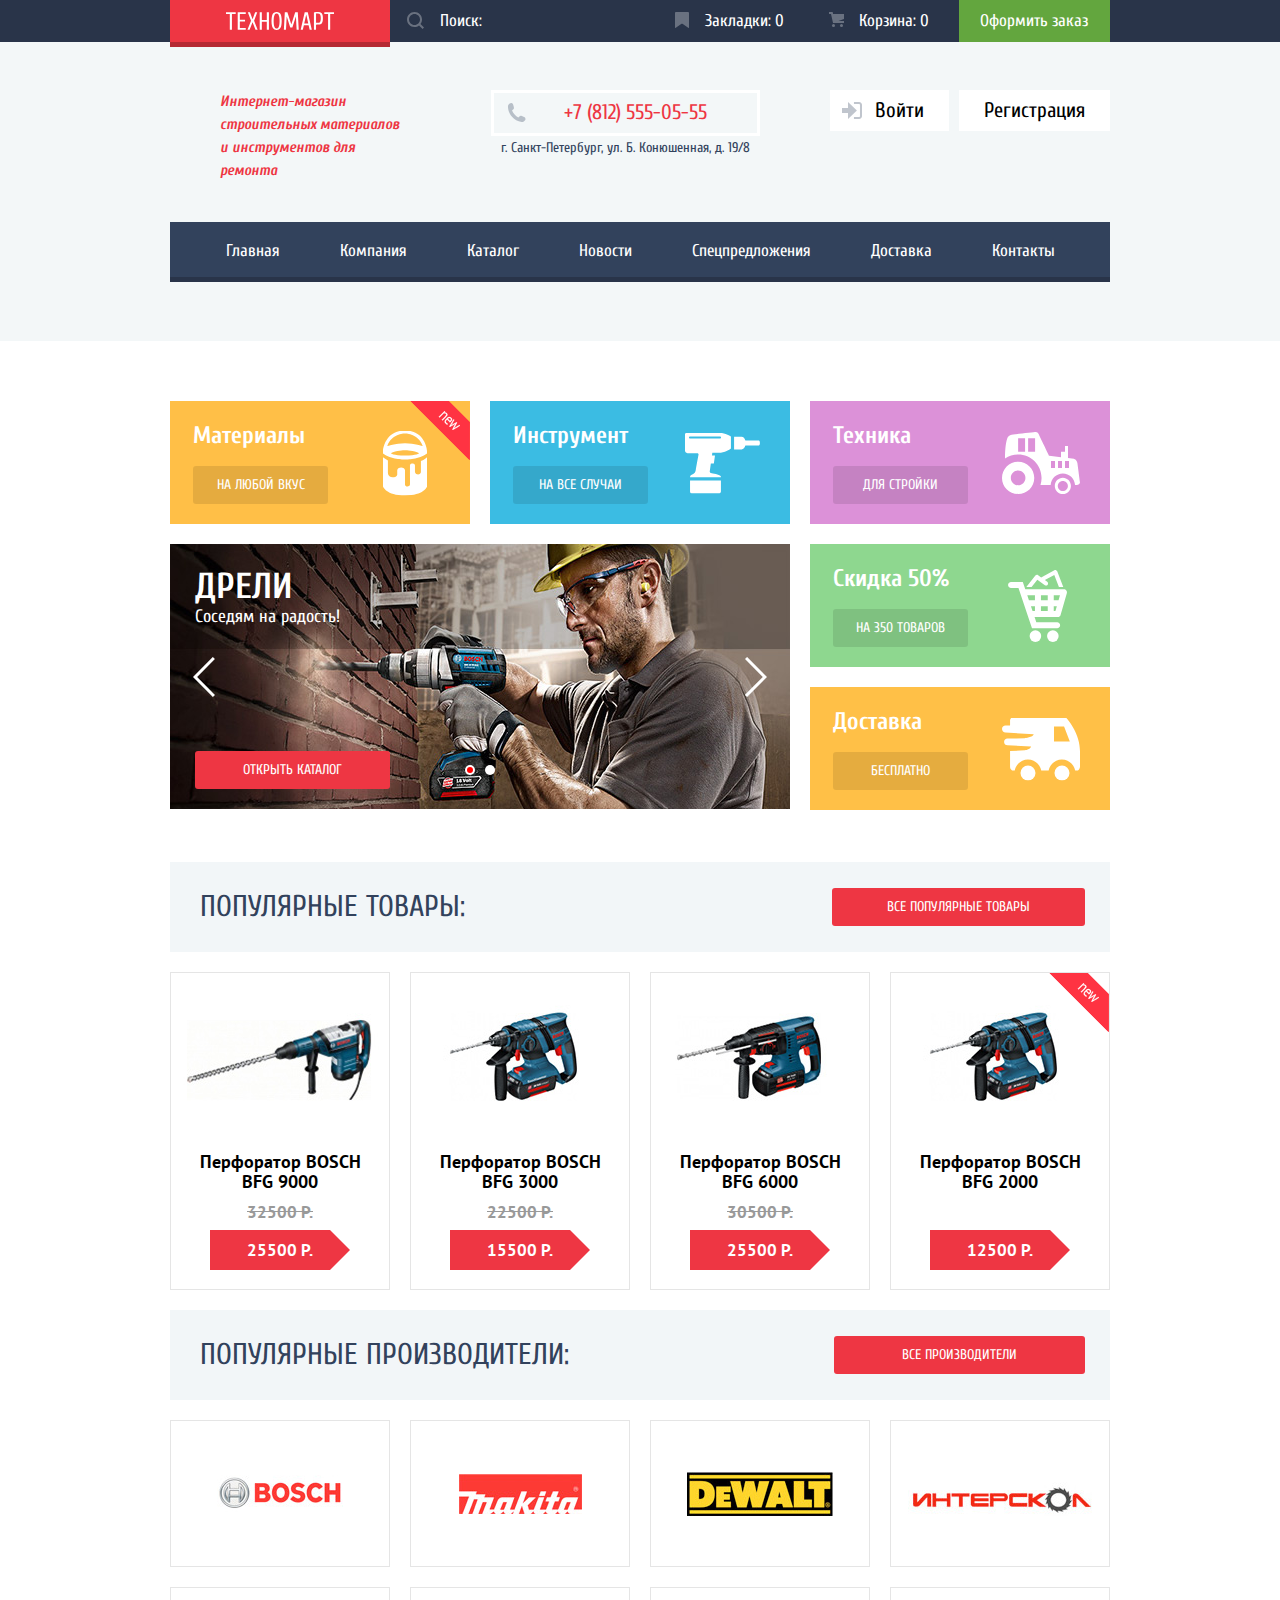
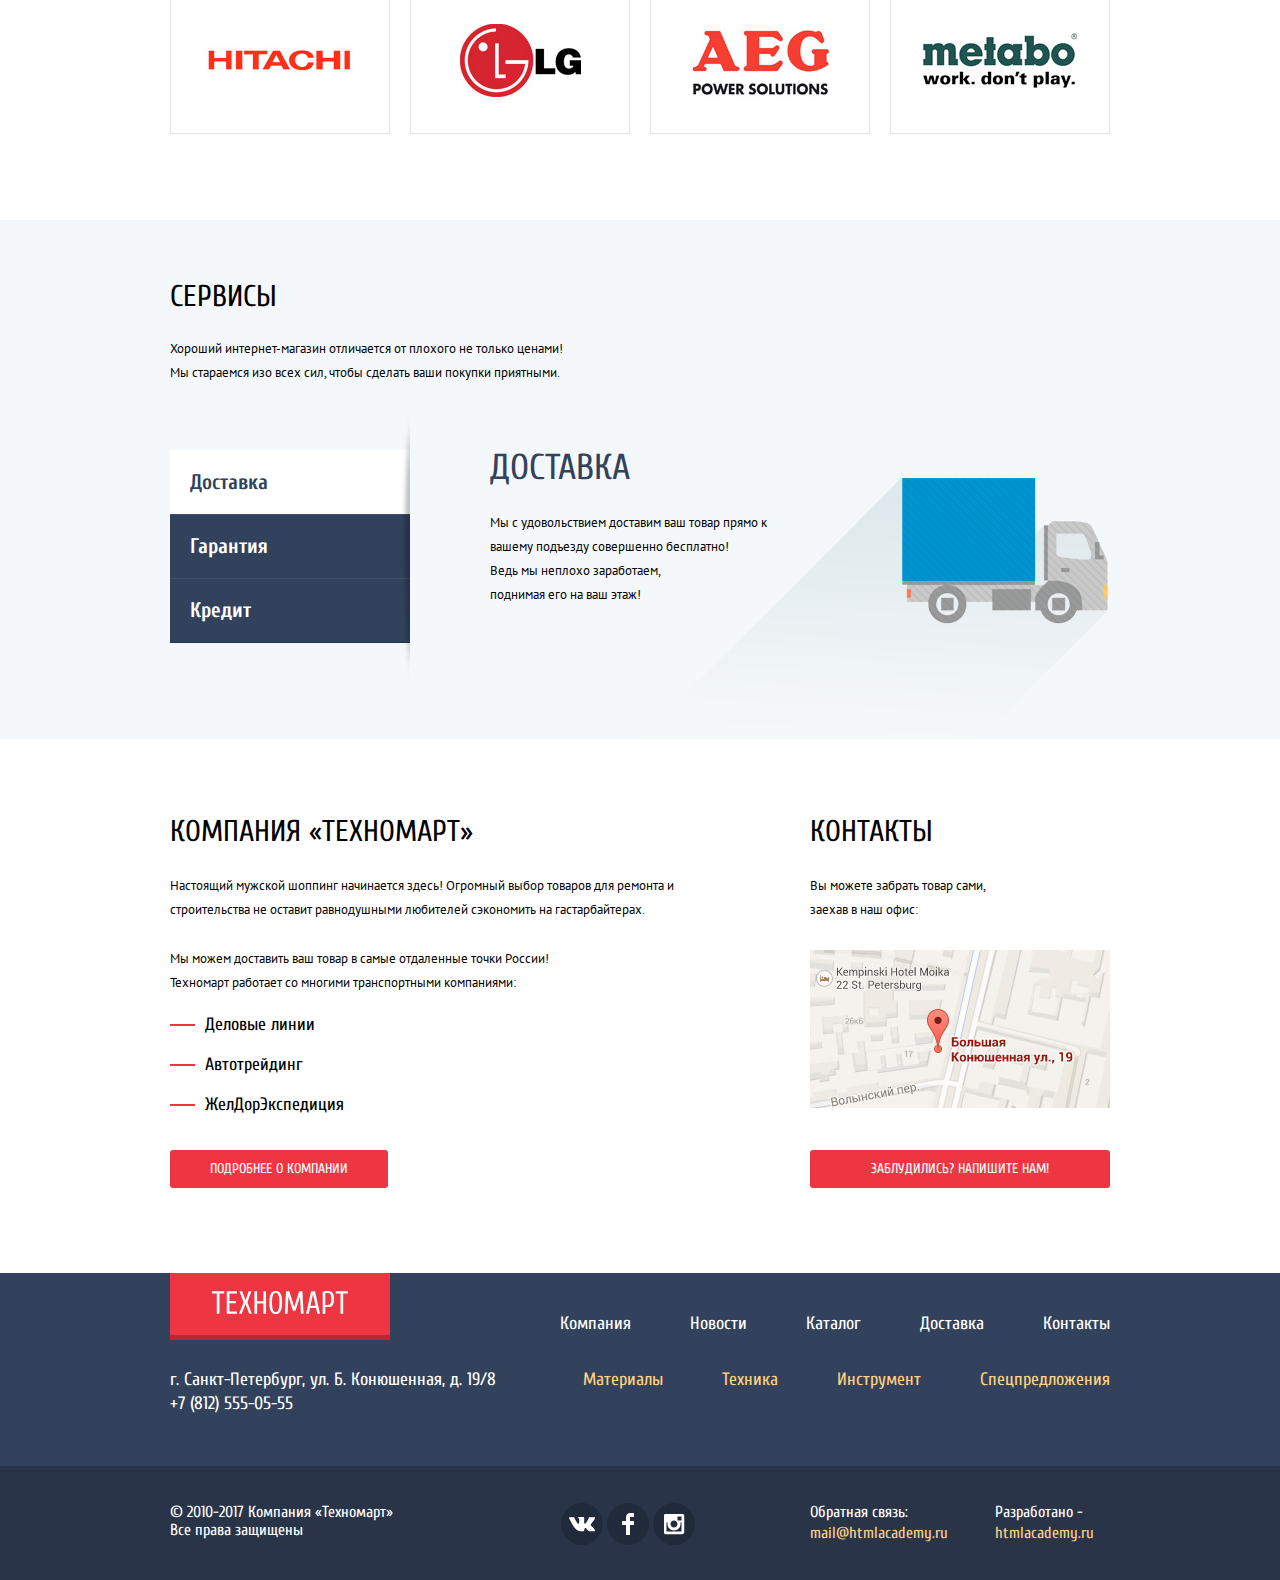
<file: index.html>
<!DOCTYPE html>
<html lang="ru">
  <head>
    <meta charset="utf-8">
    <title>HTML Academy: Техномарт</title>
    <link href="https://fonts.googleapis.com/css?family=Cuprum:400,400i,700,700i%7CPT+Sans&display=swap&subset=cyrillic" rel="stylesheet">
    <link href="css/normalize.css" rel="stylesheet">
    <link href="css/style.min.css" rel="stylesheet">
  </head>
  <body>
    <header class="main-header">
      <div class="main-header-menu">
        <div class="main-header-menu-wrapper container">
          <a class="main-header-logo"><img src="img/logo.svg" alt="логотип компании Техномарт" width="108" height="18"></a>
          <form class="search-form" action="https://echo.htmlacademy.ru" method="post">
            <input id="search" type="search" name="search" placeholder="Поиск:">
            <label for="search"><span class="visually-hidden">Поиск по сайту</span></label>
            <span class="lookfor-icon"></span>
          </form>
          <div class="order-wrapper">
            <a class="header-bookmarks" href="bookmarks.html"><span>Закладки: 0</span></a>
            <a class="header-basket" href="basket.html"><span>Корзина: 0</span></a>
            <a class="btn-header btn-order" href="#"><span>Оформить заказ</span></a>
          </div>
        </div>
      </div>
      <div class="main-header-info container">
        <h1 class="main-title">Интернет-магазин строительных материалов &nbsp; и инструментов для ремонта</h1>
        <div class="main-adress-container">
          <span class="main-call">+7 (812) 555-05-55</span>
          <p class="main-adress">г. Санкт-Петербург, ул. Б. Конюшенная, д. 19/8</p>
        </div>
        <ul class="main-user-form">
          <li class="btn-header main-user-form-login"><a href="#">Войти</a></li>
          <li class="btn-header main-user-form-reg"><a href="#">Регистрация</a></li>
        </ul>
      </div>
      <nav class="site-navigation-wrapper container">
        <ul class="site-navigation">
          <li><a href="index.html">Главная</a></li>
          <li><a href="about.html">Компания</a></li>
          <li><a href="catalog.html">Каталог</a></li>
          <li><a href="news.html">Новости</a></li>
          <li><a href="offers.html">Спецпредложения</a></li>
          <li><a href="shipping.html">Доставка</a></li>
          <li><a href="contacts.html">Контакты</a></li>
        </ul>
      </nav>
    </header>
    <main>
      <section class="offers container">
        <h2 class="visually-hidden">Услуги</h2>
        <div class="offers-item-wrapper">
          <div class="offers-item-wrapper-top">
            <div class="offers-item offers-items-materials flag">
              <h3>Материалы</h3>
              <a class="btn-main btn-offers" href="materials.html">На любой вкус</a>
            </div>
            <div class="offers-item offers-items-instruments">
              <h3>Инструмент</h3>
              <a class="btn-main btn-offers" href="instruments.html">На все случаи</a>
            </div>
            <div class="offers-item offers-items-technics">
              <h3>Техника</h3>
              <a class="btn-main btn-offers" href="technics.html">Для стройки</a>
            </div>
          </div>
          <div class="offers-item-wrapper-bottom">
            <div class="offers-slider">
              <div class="slider-item slider-item-current">
                <h4>Дрели</h4>
                <p>Соседям на радость!</p>
                <a class="btn-main btn-offers-slider" href="catalog.html">Открыть каталог</a>
              </div>
              <div class="slider-item">
                <h4>Перфораторы</h4>
                <p>Настоящие мужские игрушки</p>
                <a class="btn-main btn-offers-slider" href="catalog.html">Открыть каталог</a>
              </div>
              <div class="slider-controls">
                <i class="active"></i>
                <i></i>
              </div>
              <div class="slider-arrow slider-left"></div>
              <div class="slider-arrow slider-right"></div>
            </div>
          <div class="offers-item-wrapper-right">
            <div class="offers-item offers-items-discont">
              <h3>Скидка 50%</h3>
              <a class="btn-main btn-offers" href="discont.html">На 350 товаров</a>
            </div>
            <div class="offers-item offers-items-shipping">
              <h3>Доставка</h3>
              <a class="btn-main btn-offers" href="shipping.html">Бесплатно</a>
              </div>
            </div>
          </div>
        </div>
      </section>
      <section class="popular-products container">
        <div class="title-container">
          <h2 class="catalog-title">Популярные товары:</h2>
          <a class="btn-main" href="popular.html">Все популярные товары</a>
        </div>
        <ul class="popular-products-list-index catalog-list">
          <li class="catalog-item">
            <img src="img/bosch-bfg-9000.jpg" width="218" height="170" alt="Перфоратор BOSCH BFG 9000">
            <h3>Перфоратор BOSCH BFG 9000</h3>
            <span class="old-price">32500 р.</span>
            <span class="new-price">25500 р.</span>
            <div class="buy-bookmarks">
              <a class="btn-buy-item" href="#">Купить</a>
              <a class="btn-bookmark-item" href="#">В закладки</a>
            </div>
          </li>
          <li class="catalog-item">
            <img src="img/bosch-bfg-3000.jpg" width="218" height="170" alt="Перфоратор BOSCH BFG 3000">
            <h3>Перфоратор BOSCH BFG 3000</h3>
            <span class="old-price">22500 р.</span>
            <span class="new-price">15500 р.</span>
            <div class="buy-bookmarks">
              <a class="btn-buy-item" href="#">Купить</a>
              <a class="btn-bookmark-item" href="#">В закладки</a>
            </div>
          </li>
          <li class="catalog-item">
            <img src="img/bosch-bfg-6000.jpg" width="218" height="170" alt="Перфоратор BOSCH BFG 6000">
            <h3>Перфоратор BOSCH BFG 6000</h3>
            <span class="old-price">30500 р.</span>
            <span class="new-price">25500 р.</span>
            <div class="buy-bookmarks">
              <a class="btn-buy-item" href="#">Купить</a>
              <a class="btn-bookmark-item" href="#">В закладки</a>
            </div>
          </li>
          <li class="catalog-item flag">
            <img src="img/bosch-bfg-2000.jpg" width="218" height="170" alt="Перфоратор BOSCH BFG 2000">
            <h3>Перфоратор BOSCH BFG 2000</h3>
            <span class="old-price"></span>
            <span class="new-price">12500 р.</span>
            <div class="buy-bookmarks">
              <a class="btn-buy-item" href="#">Купить</a>
              <a class="btn-bookmark-item" href="#">В закладки</a>
            </div>
          </li>
        </ul>
      </section>
      <section class="popular-producers container">
        <div class="title-container">
          <h2 class="catalog-title">Популярные производители:</h2>
          <a class="btn-main" href="producers.html">Все производители</a>
        </div>
        <ul class="popular-producers-list">
          <li><a href="#"><img src="img/bosch.jpg" alt="Bosch" width="126" height="37"></a></li>
          <li><a href="#"><img src="img/makita.jpg" alt="Makita" width="123" height="40"></a></li>
          <li><a href="#"><img src="img/dewalt.jpg" alt="deWALT" width="146" height="44"></a></li>
          <li><a href="#"><img src="img/interskol.jpg" alt="Интерскол" width="200" height="88"></a></li>
          <li><a href="#"><img src="img/hitachi.jpg" alt="Hitachi" width="169" height="31"></a></li>
          <li><a href="#"><img src="img/lg.jpg" alt="LG" width="121" height="73"></a></li>
          <li><a href="#"><img src="img/aeg.jpg" alt="AEG" width="151" height="96"></a></li>
          <li><a href="#"><img src="img/metabo.jpg" alt="Metabo" width="204" height="69"></a></li>
        </ul>
      </section>
      <section class="services">
        <div class="services-wrapper container">
          <h2>Сервисы</h2>
          <p>Хороший интернет-магазин отличается от плохого не только ценами! Мы стараемся изо всех сил, чтобы сделать ваши покупки приятными.</p>
          <div class="services-tabs-container">
            <div class="services-tabs">
              <input class="visually-hidden" type="radio" name="services-tabs" id="tab-delivery"  checked>
              <label for="tab-delivery">Доставка</label>
              <input class="visually-hidden" type="radio" name="services-tabs" id="tab-warranty">
              <label for="tab-warranty">Гарантия</label>
              <input class="visually-hidden" type="radio" name="services-tabs" id="tab-credit">
              <label for="tab-credit">Кредит</label>
            </div>
            <div class="tabs-container">
              <div class="tabs tab-delivery  tabs-container-checked">
                <h2>Доставка</h2>
                <p>Мы с удовольствием доставим ваш товар прямо к вашему подъезду совершенно бесплатно! <br> Ведь мы неплохо заработаем, <br> поднимая его на ваш этаж!</p>
                <div class="tabs-background-1"></div>
              </div>
              <div class="tabs tab-guarantee">
                <h2>Гарантия</h2>
                <p>Если купленный у нас товар поломается или заискрит, <br> а также в случае пожара, спровоцированного его возгаранием,
                  вы всегда можете быть уверены в нашей гарантии. Мы обменяем сгоревший товар на новый. <br> Дом уж восстановите как-нибудь сами.</p>
                <div class="tabs-background-2"></div>
              </div>
              <div class="tabs tab-credit">
                <h2>Кредит</h2>
                <p>Залезть в долговую яму стало проще! Кредитные консультанты придут вам на помощь.</p>
                <a class="btn-main btn-credit" href="#">Отправить заявку</a>
                <div class="tabs-background-3"></div>
              </div>
            </div>
          </div>
        </div>
      </section>
      <div class="about-is-popup-wrapper">
        <section class="about-us">
          <div class="about-us-wrapper container">
            <div class="about-us-more">
              <h2>Компания «Техномарт»</h2>
              <p>Настоящий мужской шоппинг начинается здесь! Огромный выбор товаров для ремонта и строительства не оставит равнодушными любителей сэкономить на гастарбайтерах.</p>
              <p>Мы можем доставить ваш товар в самые отдаленные точки России! <br> Техномарт работает со многими транспортными компаниями: </p>
              <ul class="about-us-transport">
                <li>Деловые линии</li>
                <li>Автотрейдинг</li>
                <li>ЖелДорЭкспедиция</li>
              </ul>
              <a class="btn-main" href="index.html">Подробнее о компании</a>
            </div>
            <div class="about-us-contacts">
              <h2>Контакты</h2>
              <p>Вы можете забрать товар сами, <br> заехав в наш офис:</p>
              <a class="map-small" href="map.html"><img src="img/map-small.jpg" alt="Офис компании по адресу Большая Конюшенная ул. 19" width="300" height="158"></a>
              <a class="btn-main btn-section-contacts" href="form-feedback.html">Заблудились? Напишите нам!</a>
            </div>
          </div>
        </section>
        <section class="popup-map">
          <h2 class="visually-hidden">Расположение фирмы</h2>
          <div class="big-map-wrapper">
            <iframe src="https://www.google.com/maps/embed?pb=!1m18!1m12!1m3!1d1998.5991043651586!2d30.320894616097!3d59.938794181876254!2m3!1f0!2f0!3f0!3m2!1i1024!2i768!4f13.1!3m3!1m2!1s0x4696310fca5ba729%3A0xea9c53d4493c879f!2z0JHQvtC70YzRiNCw0Y8g0JrQvtC90Y7RiNC10L3QvdCw0Y8g0YPQuy4sIDE5LCDQodCw0L3QutGCLdCf0LXRgtC10YDQsdGD0YDQsywgMTkxMTg2!5e0!3m2!1sru!2sru!4v1560679350647!5m2!1sru!2sru" width="940" height="447" allowfullscreen></iframe>
            <p><img src="img/map-big.png" alt="Офис компании по адресу Большая Конюшенная ул. 19" width="940" height="447"></p>
            <button class="popup-close popup-map-close" type="button"><span class="visually-hidden">Закрыть</span></button>
          </div>
        </section>
        <section class="popup popup-feedback">
          <div class="popup-wrapper">
            <h2 class="visually-hidden">Форма обратной связи</h2>
            <form class="feedback-form" action="https://echo.htmlacademy.ru" method="post">
              <ul>
                <li><label>Ваше имя:<input class="feedback-form-name" type="text" name="name" placeholder="Имя Фамилия"></label></li>
                <li><label>Ваш e-mail:<input class="feedback-form-email" type="text" name="e-mail" placeholder="email@example.com"></label></li>
                <li><label>Текст письма:<textarea class="feedback-form-text" name="text" rows="6" placeholder="В свободной форме"></textarea></label></li>
              </ul>
              <button class="btn-main button btn-feedback-form" type="submit">Отправить</button>
            </form>
          </div>
          <div class="popup-line-bottom"></div>
          <button class="popup-close popup-feedback-close" type="button">Закрыть</button>
        </section>
        <section class="popup popup-added">
          <div class="popup-wrapper">
            <h2 class="visually-hidden">Оформление покупки</h2>
            <button class="popup-close added-close" type="button">Закрыть</button>
            <p>Товар добавлен в корзину!</p>
            <div class="popup-item-added-btn-container">
              <a class="btn-main btn-make-order" href="basket.html">Оформить заказ</a>
              <a class="btn-main btn-continue" href="catalog.html">Продолжить покупки</a>
            </div>
          </div>
          <div class="popup-line-bottom"></div>
        </section>
      </div>
    </main>
    <footer class="main-footer">
      <div class="main-footer-nav-wrapper container">
        <a class="main-footer-logo" href="#"><img src="img/logo.svg" alt="логотип компании Техномарт" width="136" height="22"></a>
        <ul class="site-nav-footer">
          <li><a href="about.html">Компания</a></li>
          <li><a href="news.html">Новости</a></li>
          <li><a href="catalog.html">Каталог</a></li>
          <li><a href="shipping.html">Доставка</a></li>
          <li><a href="contacts.html">Контакты</a></li>
        </ul>
      </div>
      <div class="main-footer-products-wrapper container">
        <div class="main-footer-adress-wrapper">
          <p class="main-footer-adress">г. Санкт-Петербург, ул. Б. Конюшенная, д. 19/8 <br> +7 (812) 555-05-55 </p>
        </div>
        <ul class="site-nav-footer-products">
          <li><a href="materials.html">Материалы</a></li>
          <li><a href="technics.html">Техника</a></li>
          <li><a href="instruments.html">Инструмент</a></li>
          <li><a href="offers.html">Спецпредложения</a></li>
        </ul>
      </div>
      <div class="footer-line">
        <div class="main-footer-social-wrapper container">
          <div class="footer-rights">
            <p>&#169; 2010-2017 Компания «‎Техномарт»‎ Все права защищены</p>
          </div>
          <ul>
            <li><a class="social-button vk-btn" href="#"><span class="visually-hidden">Вконтакте</span></a></li>
            <li><a class="social-button fb-btn" href="#"><span class="visually-hidden">Фейсбук</span></a></li>
            <li><a class="social-button inst-btn" href="#"><span class="visually-hidden">Инстаграм</span></a></li>
          </ul>
          <div class="footer-feedback">
            <p>Обратная связь:</p>
            <a href="mailto:mail@htmlacademy.ru">mail@htmlacademy.ru</a>
          </div>
          <div class="footer-copyright">
            <p>Разработано -</p>
            <a href="https://htmlacademy.ru/intensive/htmlcss">htmlacademy.ru</a>
          </div>
        </div>
      </div>
    </footer>
    <script src="js/script.min.js"></script>
  </body>
</html>
</file>
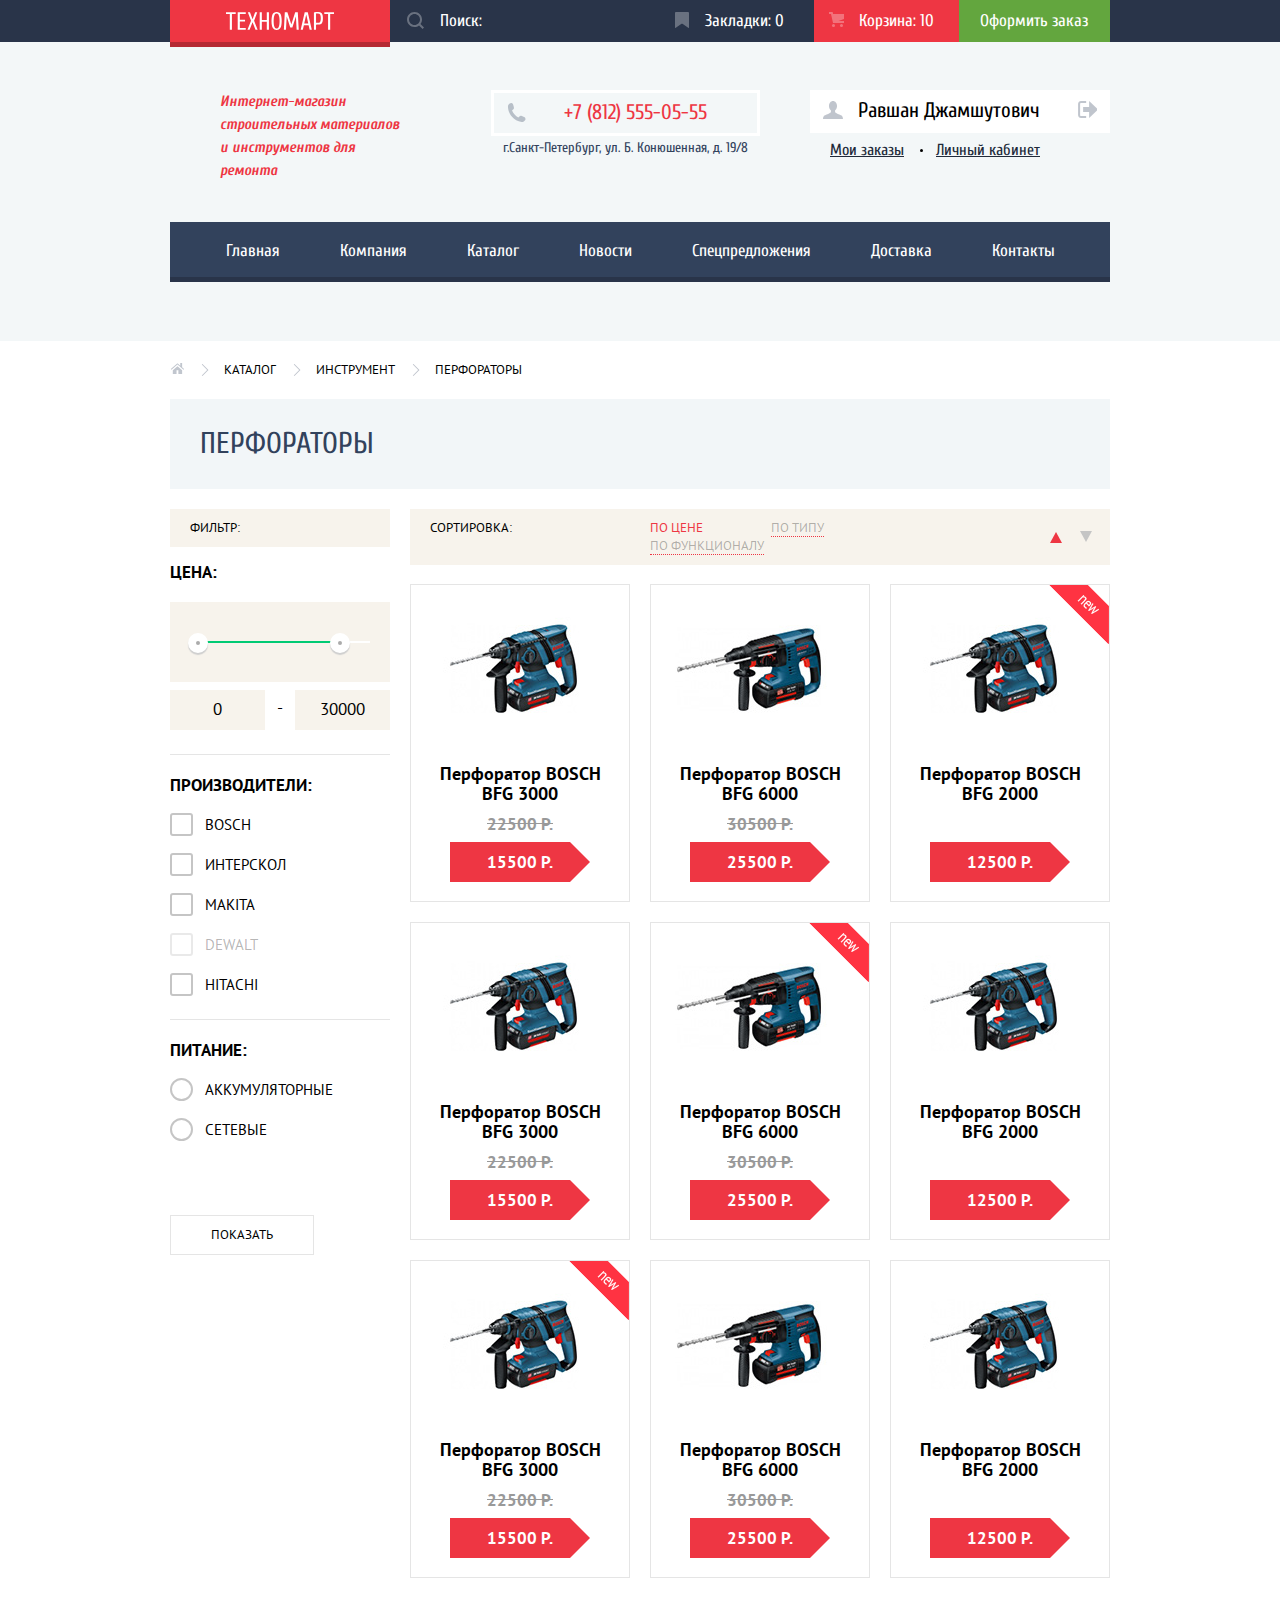
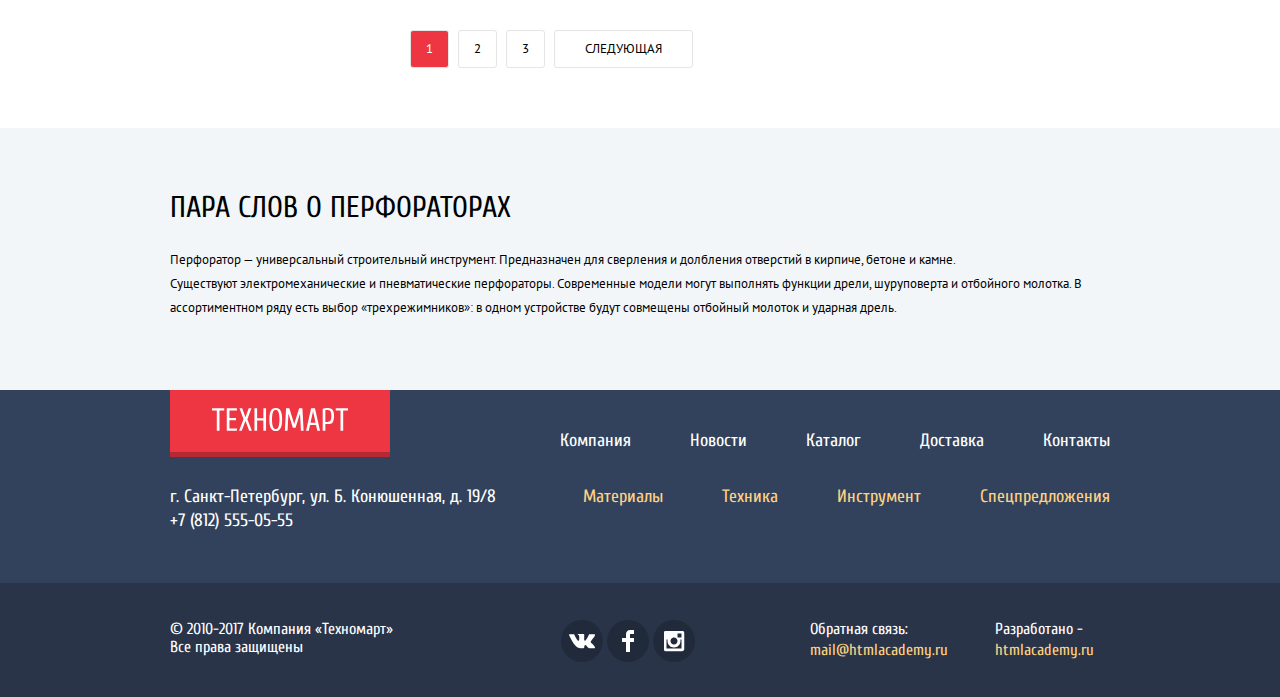
<file: catalog.html>
<!DOCTYPE html>
<html lang="ru">
  <head>
    <meta charset="utf-8">
    <title>HTML Academy: Техномарт</title>
    <link href="https://fonts.googleapis.com/css?family=Cuprum:400,400i,700,700i%7CPT+Sans&display=swap&subset=cyrillic" rel="stylesheet">
    <link href="css/normalize.css" rel="stylesheet">
    <link href="css/style.min.css" rel="stylesheet">
  </head>
  <body>
    <header class="main-header header-catalog">
      <div class="main-header-menu">
        <div class="main-header-menu-wrapper container">
          <a class="main-header-logo" href="index.html"><img src="img/logo.svg" alt="логотип компании Техномарт" width="108" height="18"></a>
          <form class="search-form" action="https://echo.htmlacademy.ru" method="post">
            <input id="search" type="search" name="search" placeholder="Поиск:">
            <label for="search"><span class="visually-hidden">Поиск по сайту</span></label>
            <span class="lookfor-icon"></span>
          </form>
          <div class="order-wrapper">
            <a class="header-bookmarks" href="bookmarks.html"><span>Закладки: 0</span></a>
            <a class="header-basket basket-not-empty" href="basket.html"><span>Корзина: 10</span></a>
            <a class="btn-header btn-order" href="#"><span>Оформить заказ</span></a>
          </div>
        </div>
      </div>
      <div class="main-header-info container">
        <p class="main-title">Интернет-магазин строительных материалов &nbsp; и инструментов для ремонта</p>
        <div class="main-adress-container">
          <span class="main-call">+7 (812) 555-05-55</span>
          <p class="main-adress">г.Санкт-Петербург, ул. Б. Конюшенная, д. 19/8</p>
        </div>
        <div class="main-user-form-in">
          <span class="user-panel">
          <a href="#" class="btn-in"><span class="login-name">Равшан Джамшутович</span></a>
          <a href="#" class="btn-out"><span class="visually-hidden">Выход</span></a>
          </span>
          <ul class="form-navigation">
            <li class="form-my-orders"><a href="#">Мои заказы</a></li>
            <li class="form-go-personal"><a href="#">Личный кабинет</a></li>
          </ul>
        </div>
      </div>
      <nav class="site-navigation-wrapper container">
        <ul class="site-navigation">
          <li><a href="index.html">Главная</a></li>
          <li><a href="about.html">Компания</a></li>
          <li><a href="catalog.html">Каталог</a></li>
          <li><a href="news.html">Новости</a></li>
          <li><a href="offers.html">Спецпредложения</a></li>
          <li><a href="shipping.html">Доставка</a></li>
          <li><a href="contacts.html">Контакты</a></li>
        </ul>
      </nav>
    </header>
    <main>
    <div class="container">
      <ul class="breadcrumbs">
        <li><a href="index.html"><img src="img/home-icon.svg" alt="Домашняя страница" width="14" height="12"></a></li>
        <li><a href="catalog.html">Каталог</a></li>
        <li><a href="instruments.html">Инструмент</a></li>
        <li class="breadcrumbs-current">Перфораторы</li>
      </ul>
      <div class="title-container">
        <h1 class="catalog-title">Перфораторы</h1>
      </div>
      <div class="perforator-filters-wrapper">
      <section class="perforator-filters">
        <h2 class="title-find-by">Фильтр:</h2>
        <form class="filter" method="post" action="https://echo.htmlacademy.ru">
          <fieldset>
            <legend>Цена:</legend>
            <div class="price-filter">
              <div class="toggle-controls">
                <div class="line-controls"><div class="price-line"></div></div>
                <div class="toggle min-price"></div>
                <div class="toggle max-price"></div>
              </div>
              <div class="price-controls">
                <input class="min-price" id="min-price" type="text" value="0">
                <label class="visually-hidden" for="min-price">Минимальный ценовой порог</label>
                <span>-</span>
                <input class="max-price" id="max-price" type="text" value="30000">
                <label class="visually-hidden" for="max-price">Максимальный ценовой порог</label>
              </div>
            </div>
          </fieldset>
          <fieldset class="filter-producers">
            <legend>Производители:</legend>
            <ul>
              <li class="filter-option"><input class="visually-hidden filter-producers-checkbox" type="checkbox" id="bosch" name="Bosch"><label for="bosch">Bosch</label></li>
              <li class="filter-option"><input class="visually-hidden filter-producers-checkbox" type="checkbox" id="interskol" name="Интерскол"><label for="interskol">Интерскол</label></li>
              <li class="filter-option"><input class="visually-hidden filter-producers-checkbox" type="checkbox" id="makita" name="Makita"><label for="makita">Makita</label></li>
              <li class="filter-option"><input class="visually-hidden filter-producers-checkbox" type="checkbox" id="dewalt" name="Dewalt" disabled><label for="dewalt">Dewalt</label></li>
              <li class="filter-option"><input class="visually-hidden filter-producers-checkbox" type="checkbox" id="hitachi" name="Hitachi"><label for="hitachi">Hitachi</label></li>
            </ul>
          </fieldset>
          <fieldset class="filter-producers-type">
            <legend>Питание:</legend>
            <ul>
              <li class="filter-option"><input class="visually-hidden filter-producers-radio" type="radio" name="power" id="accumulator" value="accumulator"><label for="accumulator">Аккумуляторные</label></li>
              <li class="filter-option"><input class="visually-hidden filter-producers-radio" type="radio" name="power" id="net" value="net"><label for="net">Сетевые</label></li>
            </ul>
          </fieldset>
          <button type="submit" class="filter-button button">Показать</button>
        </form>
      </section>
      <div class="sort-list-wrapper">
      <section class="perforator-sort">
        <h2 class="title-find-by">Сортировка:</h2>
        <ul class="sort-by sort-by-type">
          <li><a class="sort-by-current" href="#">По цене</a></li>
          <li><a href="#">По типу</a></li>
          <li><a href="#">По функционалу</a></li>
        </ul>
        <ul class="sort-by up-down-wrapper">
          <li class="sort-way-down"><a href="#"><span class="visually-hidden">По возрастанию</span></a></li>
          <li class="sort-way-high sort-way-current"><a href="#"><span class="visually-hidden">По убыванию</span></a></li>
        </ul>
      </section>
      <section class="catalog">
        <h2 class="visually-hidden">Товары</h2>
        <ul class="popular-products-list-catalog catalog-list">
          <li class="catalog-item">
            <img src="img/bosch-bfg-3000.jpg" width="218" height="170" alt="Перфоратор BOSCH BFG 3000">
            <h3>Перфоратор BOSCH BFG 3000</h3>
            <span class="old-price">22500 р.</span>
            <span class="new-price">15500 р.</span>
            <div  class="buy-bookmarks">
              <a tabindex="0" class="btn-buy-item" href="#">Купить</a>
              <a class="btn-bookmark-item" href="#">В закладки</a>
            </div>
          </li>
          <li class="catalog-item">
            <img src="img/bosch-bfg-6000.jpg" width="218" height="170" alt="Перфоратор BOSCH BFG 6000">
            <h3>Перфоратор BOSCH BFG 6000</h3>
            <span class="old-price">30500 р.</span>
            <span class="new-price">25500 р.</span>
            <div class="buy-bookmarks">
              <a class="btn-buy-item" href="#">Купить</a>
              <a class="btn-bookmark-item" href="#">В закладки</a>
            </div>
          </li>
          <li class="catalog-item flag">
            <img src="img/bosch-bfg-2000.jpg" width="218" height="170" alt="Перфоратор BOSCH BFG 2000">
            <h3>Перфоратор BOSCH BFG 2000</h3>
            <span class="old-price"></span>
            <span class="new-price">12500 р.</span>
            <div class="buy-bookmarks">
              <a class="btn-buy-item" href="#">Купить</a>
              <a class="btn-bookmark-item" href="#">В закладки</a>
            </div>
          </li>
          <li class="catalog-item">
            <img src="img/bosch-bfg-3000.jpg" width="218" height="170" alt="Перфоратор BOSCH BFG 3000">
            <h3>Перфоратор BOSCH BFG 3000</h3>
            <span class="old-price">22500 р.</span>
            <span class="new-price">15500 р.</span>
            <div class="buy-bookmarks">
              <a class="btn-buy-item" href="#">Купить</a>
              <a class="btn-bookmark-item" href="#">В закладки</a>
            </div>
          </li>
          <li class="catalog-item flag">
            <img src="img/bosch-bfg-6000.jpg" width="218" height="170" alt="Перфоратор BOSCH BFG 6000">
            <h3>Перфоратор BOSCH BFG 6000</h3>
            <span class="old-price">30500 р.</span>
            <span class="new-price">25500 р.</span>
            <div class="buy-bookmarks">
              <a class="btn-buy-item" href="#">Купить</a>
              <a class="btn-bookmark-item" href="#">В закладки</a>
            </div>
          </li>
          <li class="catalog-item">
            <img src="img/bosch-bfg-2000.jpg" width="218" height="170" alt="Перфоратор BOSCH BFG 2000">
            <h3>Перфоратор BOSCH BFG 2000</h3>
            <span class="old-price"></span>
            <span class="new-price">12500 р.</span>
            <div class="buy-bookmarks">
              <a class="btn-buy-item" href="#">Купить</a>
              <a class="btn-bookmark-item" href="#">В закладки</a>
            </div>
          </li>
          <li class="catalog-item flag">
            <img src="img/bosch-bfg-3000.jpg" width="218" height="170" alt="Перфоратор BOSCH BFG 3000">
            <h3>Перфоратор BOSCH BFG 3000</h3>
            <span class="old-price">22500 р.</span>
            <span class="new-price">15500 р.</span>
            <div class="buy-bookmarks">
              <a class="btn-buy-item" href="#">Купить</a>
              <a class="btn-bookmark-item" href="#">В закладки</a>
            </div>
          </li>
          <li class="catalog-item">
            <img src="img/bosch-bfg-6000.jpg" width="218" height="170" alt="Перфоратор BOSCH BFG 6000">
            <h3>Перфоратор BOSCH BFG 6000</h3>
            <span class="old-price">30500 р.</span>
            <span class="new-price">25500 р.</span>
            <div class="buy-bookmarks">
              <a class="btn-buy-item" href="#">Купить</a>
              <a class="btn-bookmark-item" href="#">В закладки</a>
            </div>
          </li>
          <li class="catalog-item">
            <img src="img/bosch-bfg-2000.jpg" width="218" height="170" alt="Перфоратор BOSCH BFG 2000">
            <h3>Перфоратор BOSCH BFG 2000</h3>
            <span class="old-price"></span>
            <span class="new-price">12500 р.</span>
            <div class="buy-bookmarks">
              <a class="btn-buy-item" href="#">Купить</a>
              <a class="btn-bookmark-item" href="#">В закладки</a>
            </div>
          </li>
        </ul>
        <div class="pagination-list-container">
          <ul class="pagination-list">
            <li class="pagination-item pagination-item-current">1</li>
            <li class="pagination-item"><a href="#">2</a></li>
            <li class="pagination-item"><a href="#">3</a></li>
            <li class="pagination-item"><a href="#">следующая</a></li>
          </ul>
        </div>
      </section>
      </div>
    </div>
    </div>
    <section class="more-about">
      <div class="more-about-container container">
        <h2 class="catalog-title">Пара слов о перфораторах</h2>
        <p>Перфоратор — универсальный строительный инструмент. Предназначен для сверления и долбления отверстий в кирпиче, бетоне и камне. <br> Существуют электромеханические и пневматические перфораторы. Современные модели могут выполнять функции дрели, шуруповерта и отбойного молотка.
        В ассортиментном ряду есть выбор «трехрежимников»: в одном устройстве будут совмещены отбойный молоток и ударная дрель.
        </p>
      </div>
    </section>
    </main>
    <footer class="main-footer">
      <div class="main-footer-nav-wrapper container">
        <a class="main-footer-logo" href="#"><img src="img/logo.svg" alt="логотип компании Техномарт" width="136" height="22"></a>
        <ul class="site-nav-footer">
          <li><a href="about.html">Компания</a></li>
          <li><a href="news.html">Новости</a></li>
          <li><a href="catalog.html">Каталог</a></li>
          <li><a href="shipping.html">Доставка</a></li>
          <li><a href="contacts.html">Контакты</a></li>
        </ul>
      </div>
      <div class="main-footer-products-wrapper container">
        <div class="main-footer-adress-wrapper">
          <p class="main-footer-adress">г. Санкт-Петербург, ул. Б. Конюшенная, д. 19/8 <br> +7 (812) 555-05-55 </p>
        </div>
        <ul class="site-nav-footer-products">
          <li><a href="materials.html">Материалы</a></li>
          <li><a href="technics.html">Техника</a></li>
          <li><a href="instruments.html">Инструмент</a></li>
          <li><a href="offers.html">Спецпредложения</a></li>
        </ul>
      </div>
      <div class="footer-line">
        <div class="main-footer-social-wrapper container">
          <div class="footer-rights">
            <p>&#169; 2010-2017 Компания «‎Техномарт»‎ Все права защищены</p>
          </div>
          <ul>
            <li><a class="social-button vk-btn" href="#"><span class="visually-hidden">Вконтакте</span></a></li>
            <li><a class="social-button fb-btn" href="#"><span class="visually-hidden">Фейсбук</span></a></li>
            <li><a class="social-button inst-btn" href="#"><span class="visually-hidden">Инстаграм</span></a></li>
          </ul>
          <div class="footer-feedback">
            <p>Обратная связь:</p>
            <a href="mailto:mail@htmlacademy.ru">mail@htmlacademy.ru</a>
          </div>
          <div class="footer-copyright">
            <p>Разработано -</p>
            <a href="https://htmlacademy.ru/intensive/htmlcss">htmlacademy.ru</a>
          </div>
        </div>
      </div>
    </footer>
    <section class="popup popup-added">
      <div class="popup-wrapper">
        <h2 class="visually-hidden">Оформление покупки</h2>
        <button class="popup-close added-close" type="button">Закрыть</button>
        <p>Товар добавлен в корзину!</p>
        <div class="popup-item-added-btn-container">
          <a class="btn-main btn-make-order" href="basket.html">Оформить заказ</a>
          <a class="btn-main btn-continue" href="catalog.html">Продолжить покупки</a>
        </div>
      </div>
      <div class="popup-line-bottom"></div>
    </section>
    <script src="js/script.min.js"></script>
  </body>
</html>
</file>
<file: css/style.min.css>
body{font-family:"Cuprum",Arial,sans-serif;font-size:17px;line-height:24px;font-weight:400;min-width:960px;margin:0;padding:0;color:#000;background-color:white}a{text-decoration:none}img{max-width:100%;height:auto}.visually-hidden:not(:focus):not(:active),input[type="checkbox"].visually-hidden,input[type="radio"].visually-hidden{position:absolute;width:1px;height:1px;margin:-1px;border:0;padding:0;white-space:nowrap;-webkit-clip-path:inset(100%);clip-path:inset(100%);clip:rect(0 0 0 0);overflow:hidden}.main-header{margin-bottom:60px;background-color:#f3f7f8}.header-catalog{margin-bottom:20px}.container{width:940px;margin:0 auto;padding:0 10px}.main-header-menu-wrapper{display:-webkit-box;display:-ms-flexbox;display:flex}.order-wrapper a{display:-webkit-box;display:-ms-flexbox;display:flex;-webkit-box-align:center;-ms-flex-align:center;align-items:center}.order-wrapper{margin-left:auto}.order-wrapper span{position:relative}.header-bookmarks,.header-basket{padding-right:30px;padding-left:45px}.header-bookmarks span::before{content:"";position:absolute;height:16px;width:14px;left:-30px;background-image:url("../img/bookmark-icon.svg");background-repeat:no-repeat;background-position:0 0;opacity:.3}.header-basket span::before{content:"";position:absolute;height:15px;width:15px;left:-30px;background-image:url("../img/basket-icon.svg");background-repeat:no-repeat;background-position:0 0;opacity:.3}.header-basket span:hover::before{opacity:1}.header-bookmarks span:hover::before{opacity:1}.main-header-menu{font-size:17px;line-height:18px;color:#fff;background-color:#293449}.main-header-logo{position:relative;padding:12px 56px;background-color:#ee3643}.main-header-logo::after{content:"";position:absolute;height:5px;width:100%;bottom:-5px;left:0;background-color:#b52933}.main-header-menu-wrapper>*{display:-webkit-box;display:-ms-flexbox;display:flex}.main-header-logo:hover{background-color:#ca2c37}.main-header-logo:focus{background-color:#ca2c37}.search-form{position:relative}.search-form input{text-indent:50px;width:270px;padding:0;margin:0;background-color:transparent;border:0}.search-wrapper{position:relative}.lookfor-icon{position:absolute;left:17px;top:12px;width:17px;height:17px;background-image:url("../img/lookfor-icon.svg");opacity:.3}.search-form input:hover~.lookfor-icon{opacity:1}.search-form input:focus~.lookfor-icon{background-position:17px 0;opacity:1}.search-form:hover{background-color:#212a3a}.search-form input:focus{background-color:#fff;outline:0}.search-form input[type="search"]::-webkit-input-placeholder{color:#fff}.search-form input[type="search"]::-moz-placeholder{color:#fff}.order-wrapper a,.btn-order{color:#fff}.basket-not-empty{padding-right:25px;padding-left:45px;background-color:#ee3643}.order-wrapper a:hover{background-color:#212a3a}.btn-order{padding-left:21px;padding-right:22px;background-color:#63a63e}.order-wrapper a:focus,.btn-order:focus{color:rgba(255,255,255,0.6)}.main-user-form-in .user-panel{font-size:21px;line-height:21px;color:#000;display:block;position:relative;padding:10px 25px 12px 48px;margin-bottom:4px;background-color:#fff}.main-user-form-in .btn-in:active{opacity:.3}.main-user-form-in .login-name{color:#000;opacity:1}.main-user-form-in .btn-in::before{content:"";position:absolute;width:20px;height:18px;top:11px;left:13px;background-image:url("../img/user-icon.svg");background-repeat:no-repeat;background-position:0 0;opacity:.3}.main-user-form-in .btn-in:hover::before{opacity:1}.main-user-form-in .btn-out{position:absolute;width:20px;height:18px;top:11px;right:13px;background-image:url("../img/logout-icon.svg");background-repeat:no-repeat;background-position:0 0;opacity:.3}.main-user-form-in .btn-out:hover{opacity:1}.main-user-form-in .btn-out:active{opacity:.3}.order-wrapper .btn-order:hover{background-color:#5fbb2d}.order-wrapper .btn-order:focus{background-color:#518534}.main-user-form-in{width:300px}.form-navigation{position:relative;margin:0;padding:0 0 0 20px}.form-navigation::before{content:"";position:absolute;height:3px;width:3px;top:12px;left:110px;background-color:#000;border-radius:50%}.form-navigation li{display:inline-block;vertical-align:middle;list-style:none;margin-right:28px}.form-navigation a{font-size:16px;line-height:18px;color:#212a3a;text-decoration:underline}.form-log-out{color:#c5c5c5}.form-log-out:hover{color:#212a3a}.form-navigation a:hover{color:#ee3643}.form-navigation a:focus,.main-user-form-in span:focus,.form-log-out:focus{color:rgba(50,66,92,0.3)}.main-header-info{display:-webkit-box;display:-ms-flexbox;display:flex;-webkit-box-pack:justify;-ms-flex-pack:justify;justify-content:space-between;padding-top:48px;padding-bottom:40px}.main-title{font-size:15px;line-height:23px;font-style:italic;font-weight:bold;color:#ee3643;display:block;width:300px;-webkit-box-sizing:border-box;box-sizing:border-box;margin:0;padding:0 55px 0 50px}.main-adress-container{text-align:center}.main-call{white-space:pre;font-size:21px;line-height:21px;color:#ee3643;position:relative;display:block;border:3px solid #fff;margin:0 30px 0 0;padding:9px 50px 10px 70px}.main-call::before{content:"";position:absolute;top:10px;left:13px;width:19px;height:19px;background-image:url("../img/phone-header-icon.svg");background-repeat:no-repeat;background-position:0 0}.main-adress-container p{font-size:14px;line-height:24px;color:#32425c;padding:0;margin:0 30px 0 0}.main-user-form{display:-webkit-box;display:-ms-flexbox;display:flex;-webkit-box-pack:end;-ms-flex-pack:end;justify-content:flex-end;width:300px;margin:0;padding:0}.main-user-form li{list-style:none}.site-navigation li{list-style:none}.main-user-form a{font-size:21px;line-height:21px;color:#000;display:block;padding:10px 25px;background-color:#fff}.main-user-form-login{position:relative;margin-right:10px}.main-user-form-login a::before{content:"";position:absolute;width:20px;height:18px;top:12px;left:12px;background-image:url("../img/login-header-icon.svg");background-repeat:no-repeat;background-position:0 0;opacity:.3}.main-user-form-login a:hover::before{opacity:1}.main-user-form-login a:focus::before{opacity:.3}.main-user-form a:hover{color:#e9292a}.main-user-form-login a{padding-left:45px}.main-user-form a:focus{color:rgba(0,0,0,0.3)}.site-navigation{font-size:17px;line-height:17px;display:-webkit-box;display:-ms-flexbox;display:flex;-webkit-box-pack:center;-ms-flex-pack:center;justify-content:center;-ms-flex-wrap:wrap;flex-wrap:wrap;padding:0;margin:0 0 58px;background-color:#32425c;border-bottom:5px solid #293449}.site-navigation-wrapper{border-bottom:1px solid rgba(0,0,0,0)}.site-navigation a{color:#fff;display:block;padding:20px 30px 18px}.site-navigation a:hover{background-color:#293449}.site-navigation a:focus{color:rgba(255,255,255,0.6)}.offers-item{position:relative;-webkit-box-sizing:border-box;box-sizing:border-box;width:300px;height:123px;margin-bottom:20px;padding:20px 23px}.offers-item h3{font-size:24px;line-height:30px;color:#fff;padding:0;margin:0 0 15px 0}.offers-items-materials::after{content:"";position:absolute;top:50%;-webkit-transform:translateY(-50%);-ms-transform:translateY(-50%);transform:translateY(-50%);right:43px;height:65px;width:44px;background-image:url("../img/offers-materials.svg")}.offers-items-instruments::after{content:"";position:absolute;top:50%;-webkit-transform:translateY(-50%);-ms-transform:translateY(-50%);transform:translateY(-50%);right:30px;height:61px;width:75px;background-image:url("../img/offers-instruments.svg")}.offers-items-technics::after{content:"";position:absolute;top:50%;-webkit-transform:translateY(-50%);-ms-transform:translateY(-50%);transform:translateY(-50%);right:30px;height:62px;width:78px;background-image:url("../img/offers-technics.svg")}.offers-items-discont::after{content:"";position:absolute;top:50%;-webkit-transform:translateY(-50%);-ms-transform:translateY(-50%);transform:translateY(-50%);right:43px;height:72px;width:59px;background-image:url("../img/offers-discont.svg")}.offers-items-shipping::after{content:"";position:absolute;top:50%;-webkit-transform:translateY(-50%);-ms-transform:translateY(-50%);transform:translateY(-50%);right:30px;height:63px;width:78px;background-image:url("../img/offers-shipping.svg")}.offers-item-wrapper{margin-bottom:52px}.offers-item-wrapper-top{display:-webkit-box;display:-ms-flexbox;display:flex;-webkit-box-pack:justify;-ms-flex-pack:justify;justify-content:space-between}.offers-item-wrapper-bottom{display:-webkit-box;display:-ms-flexbox;display:flex;-webkit-box-pack:justify;-ms-flex-pack:justify;justify-content:space-between}.offers-item-wrapper-right{display:-webkit-box;display:-ms-flexbox;display:flex;-webkit-box-orient:vertical;-webkit-box-direction:normal;-ms-flex-direction:column;flex-direction:column;-webkit-box-pack:justify;-ms-flex-pack:justify;justify-content:space-between}.offers-item-wrapper-right .offers-item:last-child{margin-bottom:0}.offers-item-wrapper h4{margin:0;padding:0}.offers-slider{margin:0;padding:0;position:relative}.slider-controls{position:absolute;bottom:0;left:50%;font-size:0;-webkit-transform:translateX(-50%);-ms-transform:translateX(-50%);transform:translateX(-50%)}.slider-controls i{font-size:0;display:inline-block;vertical-align:middle;position:relative;text-align:center;height:10px;width:10px;padding:5px;border-radius:50%;margin-bottom:30px;cursor:pointer}.slider-controls i::after{content:"";position:absolute;height:10px;width:10px;top:5px;left:5px;border-radius:50%;background-color:#fff;z-index:1}.slider-controls .active::before{content:"";position:absolute;height:6px;width:6px;top:7px;left:7px;border-radius:50%;background-color:red;z-index:2}.slider-item:first-child{-webkit-box-orient:vertical;-webkit-box-direction:normal;-ms-flex-direction:column;flex-direction:column;-webkit-box-align:start;-ms-flex-align:start;align-items:flex-start;background:#584e44 url("../img/offers-slider-1.jpg");background-repeat:no-repeat}.slider-item:nth-child(2){-webkit-box-orient:vertical;-webkit-box-direction:normal;-ms-flex-direction:column;flex-direction:column;-webkit-box-align:start;-ms-flex-align:start;align-items:flex-start;background:#584e44 url("../img/offers-slider-2.jpg");background-repeat:no-repeat}.slider-arrow{position:absolute;height:40px;width:22px;top:50%;-webkit-transform:translateY(-50%);-ms-transform:translateY(-50%);transform:translateY(-50%);cursor:pointer}.slider-left{left:23px;background-image:url("../img/slider-left.svg")}.slider-right{right:23px;background-image:url("../img/slider-right.svg")}.btn-main.btn-offers-slider{margin-top:auto;padding:10px 48px}.offers-items li{list-style:none}.offers-items h3{font-size:24px;line-height:30px;font-weight:bold;color:#fff}.offers-item .btn-offers{text-align:center;-webkit-box-sizing:border-box;box-sizing:border-box;color:#fff;width:135px;padding:10px 0;background-color:rgba(0,0,0,0.1)}.offers-item .btn-offers:hover{background-color:rgba(0,0,0,0.2)}.offers-item .btn-offers:focus{background-color:rgba(0,0,0,0.3)}.offers-items-materials{background-color:#ffbf47}.offers-items-instruments{background-color:#3bbce3}.offers-items-technics{background-color:#dc91d8}.offers-items-discont{background-color:#8ed78f}.offers-items-shipping{background-color:#ffc047}.slider-item{list-style:none;color:#fff;-webkit-box-sizing:border-box;box-sizing:border-box;width:620px;height:265px;padding:25px 25px 20px 25px;background-color:#584e44}.slider-item{display:none}.offers-slider .slider-item-current{display:-webkit-box;display:-ms-flexbox;display:flex}.offers-slider h4{font-size:36px;line-height:36px;font-weight:bold;text-transform:uppercase}.offers-slider p{margin:0;padding:0;font-size:18px;line-height:24px}.breadcrumbs,.title-find-by,.perforator-sort{font-family:"PT Sans",Arial,sans-serif;font-size:13px;line-height:18px;font-weight:400;text-transform:uppercase;color:#000}.breadcrumbs li{position:relative;list-style:none;margin-right:40px}.breadcrumbs li::after{content:"";position:absolute;height:12px;width:8px;top:3px;right:-25px;background-image:url("../img/right-small-icon.svg")}.breadcrumbs li:last-child::after{display:none}.breadcrumbs a{color:#000}.breadcrumbs{display:-webkit-box;display:-ms-flexbox;display:flex;padding:0;margin:0 0 20px 0}.perforator-sort{background-color:#f7f3ec}.sort-by{list-style:none;display:-webkit-box;display:-ms-flexbox;display:flex;-ms-flex-wrap:wrap;flex-wrap:wrap;-webkit-box-align:center;-ms-flex-align:center;align-items:center;width:423px;margin:0;padding:10px 0}.sort-by-type{margin-right:45px}.sort-by-type li{margin-left:68px}.sort-by a{color:rgba(0,0,0,0.3);border-bottom:1px dotted #ee3643}.sort-by a:hover{color:rgba(0,0,0,1);border-bottom:1px solid #ee3643}.sort-by a:focus{color:#ee3643;border-bottom:0}.sort-by .sort-by-current{color:#ee3643;border-bottom:0;cursor:default}.sort-by .sort-by-current:hover{color:#ee3643;border-bottom:0;cursor:default}.sort-by .sort-by-current:focus{color:#ee3643;border-bottom:0;cursor:default}.perforator-filters-wrapper{display:-webkit-box;display:-ms-flexbox;display:flex;-webkit-box-pack:justify;-ms-flex-pack:justify;justify-content:space-between;padding-bottom:60px}.catalog-list{padding:0;margin:0;display:-webkit-box;display:-ms-flexbox;display:flex;-ms-flex-wrap:wrap;flex-wrap:wrap}.perforator-sort{display:-webkit-box;display:-ms-flexbox;display:flex;margin-bottom:19px}.title-find-by{display:block;margin:0;margin-right:auto;padding:10px 20px;background-color:#f7f3ec}.perforator-filters .title-find-by{margin-bottom:10px}.sort-way-down a,.sort-way-high a{position:relative;display:block}.sort-way-down a::before{content:"";position:absolute;top:-6px;left:30px;border:6px solid transparent;border-top:11px solid #c5c5c5}.sort-way-high a::before{content:"";position:absolute;top:-11px;border:6px solid transparent;border-bottom:11px solid #c5c5c5}.sort-way-down a:hover::before{border-top:11px solid #000}.sort-way-high a:hover::before{border-bottom:11px solid #000}.sort-way-down a:focus::before{border-top:11px solid #ee3643}.sort-way-high a:focus::before{border-bottom:11px solid #ee3643}.sort-way-current:nth-child(1) a::before{border-top-color:#ee3643}.sort-way-current:nth-child(2) a::before{border-bottom-color:#ee3643}.up-down-wrapper{width:60px}.price-controls input{font-family:"PT Sans",Arial,sans-serif;padding:10px 0;background-color:#f7f3ec;border:0}.title-container{display:-webkit-box;display:-ms-flexbox;display:flex;-webkit-box-pack:justify;-ms-flex-pack:justify;justify-content:space-between;-webkit-box-align:center;-ms-flex-align:center;align-items:center;margin-bottom:20px;background-color:#f2f6f8}.title-container a{margin-right:25px}.popular-products .btn-main{-webkit-box-sizing:border-box;box-sizing:border-box;min-width:253px;padding:10px 54px}.popular-producers .btn-main{-webkit-box-sizing:border-box;box-sizing:border-box;min-width:251px;padding:10px 68px}.catalog-title{font-size:30px;line-height:30px;font-weight:400;color:#32425c;text-transform:uppercase;display:block;-webkit-box-sizing:border-box;box-sizing:border-box;margin:0;padding:30px}.filter fieldset{position:relative;padding:0;margin:0 0 40px 0;border:0}.filter{font-family:"PT Sans",Arial,sans-serif}.filter legend{font-size:17px;line-height:30px;font-weight:bold;text-transform:uppercase;color:#000;margin-bottom:15px}.filter fieldset::after{content:"";position:absolute;bottom:-25px;left:0;height:1px;width:100%;background-color:#e5e5e5}.filter fieldset:last-of-type::after{display:none}.toggle-controls{position:relative;-webkit-box-sizing:border-box;box-sizing:border-box;width:220px;height:80px;padding-top:39px;padding-right:20px;padding-left:20px;margin-bottom:8px;background-color:#f7f3ec}.line-controls{height:2px;background-color:#fff}.toggle-controls .price-line{width:80%;height:2px;background-color:#00ca74}.toggle-controls .toggle{position:absolute;top:31px;left:0;width:4px;height:4px;background-color:#ababab;border-radius:50%;border:8px solid #fff;-webkit-box-shadow:0 2px 1px 0 #cfcfcf;box-shadow:0 2px 1px 0 #cfcfcf;cursor:pointer}.toggle-controls .min-price{left:18px}.toggle-controls .max-price{left:160px}.price-controls span{margin-top:5px}.price-controls{display:-webkit-box;display:-ms-flexbox;display:flex;-webkit-box-pack:justify;-ms-flex-pack:justify;justify-content:space-between}.price-controls input{width:95px;text-align:center}.filter ul{list-style:none;line-height:20px;margin:0;padding:0}.filter-option{margin-bottom:20px;padding-left:35px}.filter-option label{cursor:pointer;-webkit-user-select:none;-moz-user-select:none;-ms-user-select:none;user-select:none;display:block;position:relative}.filter-producers label::before{content:"";position:absolute;width:23px;height:23px;left:-35px;top:-2px;-webkit-box-sizing:border-box;box-sizing:border-box;border:2px solid #c5c5c5;border-radius:3px}.filter-producers label:hover::before,.filter-producers-type label:hover::before{border-color:#b5b5b5}.filter-producers-checkbox:checked+label::after{content:"";position:absolute;width:26px;height:23px;left:-33px;top:-2px;background-image:url("../img/checkbox-on.svg");background-position:0 0}.filter-producers-checkbox:checked+label:hover::after{background-image:url("../img/checkbox-on.svg");background-position:26px 0}.filter-producers-checkbox:focus+label,.filter-producers-radio:focus+label{text-decoration:underline}.filter-producers-type label::before{content:"";position:absolute;width:23px;height:23px;left:-35px;top:-2px;-webkit-box-sizing:border-box;box-sizing:border-box;border:2px solid #c5c5c5;border-radius:50%}.filter-producers-radio:checked+label::after{content:"";position:absolute;width:9px;height:9px;left:-28px;top:5px;background-color:#c5c5c5;border-radius:50%}.filter-producers-radio:checked+label:hover::after{background-color:#b5b5b5}.filter-producers .filter-option:last-child{margin-bottom:0}.filter-producers-type .filter-option:last-child{margin-bottom:35px}.filter-producers-checkbox+label,.filter-producers-radio+label{font-size:15px;line-height:20px;font-family:"PT Sans",Arial,sans-serif;color:#000;text-transform:uppercase}.filter .filter-button{font-family:inherit;font-size:13px;text-transform:uppercase;background-color:#fff;border:1px solid #e5e5e5;padding:12px 40px}.filter-button:hover{border:1px solid #bdc6ca}.filter-button:focus{border:1px solid #ee3643;outline:0}.filter-producers-checkbox:disabled+label,.filter-producers-radio:disabled+label{color:rgba(0,0,0,0.3)}.filter-producers-checkbox:disabled+label::before{border-color:rgba(181,181,181,0.3)}.filter-producers-radio:disabled+label::before{border-color:rgba(181,181,181,0.3)}.popular-producers-list{margin:0;padding:0;display:-webkit-box;display:-ms-flexbox;display:flex;-ms-flex-wrap:wrap;flex-wrap:wrap;margin-bottom:66px}.popular-products-list-catalog{margin-bottom:32px}.popular-producers-list li:nth-child(4n){margin-right:0}.popular-products-list-catalog li:nth-child(3n){margin-right:0}.popular-products-list-index li:nth-child(4n){margin-right:0}.popular-producers-list li{list-style:none;margin-bottom:20px;margin-right:20px}.popular-producers-list a{display:-webkit-box;display:-ms-flexbox;display:flex;-webkit-box-align:center;-ms-flex-align:center;align-items:center;-webkit-box-pack:center;-ms-flex-pack:center;justify-content:center;width:218px;height:145px;background-color:#fff;border:1px solid #e5e5e5}.popular-producers-list a:hover{border:1px solid #e5e5e5;-webkit-box-shadow:0 10px 25px 0 rgba(41,52,73,0.5);box-shadow:0 10px 25px 0 rgba(41,52,73,0.5)}.popular-producers-list a:focus{border:1px solid rgba(255,0,0,0.0);-webkit-box-shadow:0 4px 10px 0 rgba(41,52,73,0.5);box-shadow:0 4px 10px 0 rgba(41,52,73,0.5);opacity:.3}.services{padding-top:62px;background-color:#f5f8fa}.services-tabs-container{display:-webkit-box;display:-ms-flexbox;display:flex;-webkit-box-align:start;-ms-flex-align:start;align-items:flex-start}.services p{font-family:"PT Sans",Arial,sans-serif;font-size:13px;line-height:24px;font-weight:400;padding:0;margin:0}.services-wrapper>p{padding-right:530px;margin-bottom:65px}.services-wrapper h2{font-size:30px;line-height:30px;font-weight:400;text-transform:uppercase;padding:0;margin:0 0 25px 0}.services-tabs::after{content:"";position:absolute;height:272px;width:10px;right:0;top:50%;-webkit-transform:translateY(-50%);-ms-transform:translateY(-50%);transform:translateY(-50%);background-image:url("../img/services-line.png")}.services-tabs-container label{display:block;font-size:21px;line-height:30px;font-weight:bold;color:#fff;-webkit-box-sizing:border-box;box-sizing:border-box;padding:17px 20px;width:240px;background-color:#32425c;-webkit-box-shadow:0 1px 0 0 rgba(41,52,73,1),inset 0 1px 0 0 rgba(64,80,105,1);box-shadow:0 1px 0 0 rgba(41,52,73,1),inset 0 1px 0 0 rgba(64,80,105,1)}.services-tabs{position:relative;margin-right:80px}.tabs p{z-index:2;margin-bottom:34px}.tab-delivery p{margin-right:340px}.tab-guarantee p{margin-right:245px}.tab-credit p{margin-right:340px;margin-bottom:30px}.services-tabs-container input:checked+label{color:#32425c;background-color:#fff;-webkit-box-shadow:none;box-shadow:none}.tabs-container h2{font-size:36px;line-height:36px;color:#32425c}.tabs-background-1{position:absolute;left:150px;bottom:0;height:261px;width:468px;background-image:url("../img/services-1.png");background-repeat:no-repeat;z-index:1}.tabs-background-2{position:absolute;left:240px;bottom:0;height:283px;width:389px;background-image:url("../img/services-2.png");background-repeat:no-repeat;z-index:1}.tabs-background-3{position:absolute;left:160px;bottom:0;height:285px;width:465px;background-image:url("../img/services-3.png");background-repeat:no-repeat;z-index:1}.tabs{display:none;position:relative;padding-bottom:98px}.tabs-container-checked{display:block}.catalog{width:700px}.perforator-filters{width:220px}.catalog-list li{list-style:none}.catalog-item{font-family:"PT Sans",Arial,sans-serif;font-size:18px;line-height:20px;font-weight:bold;color:#000;position:relative;width:218px;text-align:center;margin-bottom:20px;margin-right:20px;background-color:#fff;border:1px solid #e5e5e5}.catalog-item h3{font-size:18px;line-height:20px;padding:0 25px;margin:5px 0 10px 0;min-height:40px}.catalog-item img{max-width:100%}.catalog-item:hover,.catalog-item:focus,.catalog-item:focus-within{-webkit-box-shadow:0 10px 25px 0 rgba(41,52,73,0.5);box-shadow:0 10px 25px 0 rgba(41,52,73,0.5);border:1px solid rgba(255,0,0,0.0)}.flag::before{content:"";position:absolute;height:60px;width:60px;top:0;right:0;background-image:url("../img/new-flag.png");background-repeat:no-repeat;z-index:10}.catalog-item span{font-size:17px;text-transform:uppercase}.old-price{color:#999;text-decoration:line-through;display:block;min-height:20px;margin-bottom:8px}.new-price{color:#fff;display:block;width:80px;padding:10px 30px;margin:0 auto;position:relative;margin-bottom:19px;background-color:#ee3643}.catalog-item .new-price:after{content:"";position:absolute;top:0;right:-20px;width:0;height:0;border:20px solid white;border-left-color:#ee3643}.buy-bookmarks{font-family:"Cuprum",Arial,sans-serif;font-size:14px;text-transform:uppercase;position:absolute;top:0;width:218px;height:88px;padding:44px 0;background-color:#fff;z-index:-1}.catalog-item:hover .buy-bookmarks,.catalog-item .buy-bookmarks:focus-within{z-index:1}.buy-bookmarks .btn-buy-item{color:#fff;background-color:#63a63e;display:block;-webkit-box-sizing:border-box;box-sizing:border-box;width:135px;padding:7px 0;margin:0 auto;position:relative;border-radius:3px;border-bottom:3px solid #367315;margin-bottom:7px}.buy-bookmarks .btn-buy-item::before{content:"";position:absolute;height:15px;width:15px;background-image:url("../img/basket-icon.svg");background-repeat:no-repeat;background-position:0 0;top:10px;left:15px;opacity:.3}.buy-bookmarks .btn-buy-item:hover::before,.buy-bookmarks .btn-buy-item:focus::before{opacity:1}.btn-buy-item:hover{background-color:#5fbb2d}.btn-buy-item:focus{background-color:#518534;border-color:#518534}.btn-bookmark-item{color:#000;background-color:#fff;border:3px solid #63a63e;display:block;-webkit-box-sizing:border-box;box-sizing:border-box;width:135px;padding:7px 0;margin:0 auto;border-radius:3px}.btn-bookmark-item:hover{border:3px solid #32425c}.btn-bookmark-item:focus{border:3px solid rgba(50,66,92,0.3);color:rgba(50,66,92,0.3)}.pagination-list{list-style:none;display:-webkit-box;display:-ms-flexbox;display:flex;margin:0;padding:0}.pagination-list li{list-style:none}.pagination-item a,.pagination-item-current{font-family:"PT Sans",Arial,sans-serif;font-size:13px;color:#000;text-transform:uppercase;-webkit-box-sizing:border-box;box-sizing:border-box;display:block;text-align:center;padding:6px 15px;margin-right:9px;border:1px solid #e5e5e5;border-radius:3px;cursor:pointer}.pagination-item:last-child a{width:auto;margin:0 auto;padding:6px 30px}.pagination-item a:hover{border:1px solid #bdc6ca}.pagination-item a:focus{border:1px solid #ee3643}.pagination-item-current{background-color:#ee3643;color:#fff}.about-us{background-color:#fff}.about-us-wrapper{display:-webkit-box;display:-ms-flexbox;display:flex;-webkit-box-pack:justify;-ms-flex-pack:justify;justify-content:space-between;padding-top:78px;padding-bottom:85px}.about-us-more{width:540px}.about-us-contacts{width:300px}.about-us-more h2,.about-us-contacts h2{font-size:30px;line-height:30px;font-weight:400;text-transform:uppercase;padding:0;margin:0 0 27px 0}.about-us-more p,.about-us-contacts p{font-family:"PT Sans",Arial,sans-serif;font-size:13px;line-height:24px;padding:0;margin:0 0 25px 0}.about-us-contacts p{margin-bottom:28px}.about-us-more p:last-of-type{margin-bottom:20px}.about-us-more .btn-main{padding:10px 40px}.about-us-transport{line-height:20px;margin:0;padding:0 0 0 35px;font-size:18px}.about-us-transport li{position:relative;list-style:none;margin-bottom:20px}.about-us-transport li:last-child{list-style:none;margin-bottom:35px}.about-us-transport li::before{content:"";position:absolute;height:2px;width:25px;top:50%;left:-35px;-webkit-transform:translateY(-1px);-ms-transform:translateY(-1px);transform:translateY(-1px);background-color:#ee3643}.map-small{display:block;margin-bottom:42px;width:300px;height:158px;background:#f5f8fa}.btn-main{font-size:14px;line-height:18px;color:#fff;text-transform:uppercase;display:inline-block;text-align:center;vertical-align:middle;padding:10px 50px;border-radius:3px;background-color:#ee3643}.btn-section-contacts{display:block;text-align:center}.btn-main:hover{background-color:#ca2c37}.btn-main:focus{background-color:#ba2732}.more-about{background-color:#f2f6f8}.more-about-container .catalog-title{padding:0;margin:0 0 25px 0}.more-about-container{padding-bottom:70px;padding-top:65px}.more-about-container h2{color:#000}.more-about-container p{font-family:"PT Sans",Arial,sans-serif;font-size:13px;line-height:24px;font-weight:400;margin:0}.main-footer{background-color:#32425c;color:#fff}.main-footer-nav-wrapper{display:-webkit-box;display:-ms-flexbox;display:flex}.site-nav-footer{display:-webkit-box;display:-ms-flexbox;display:flex;-ms-flex-wrap:wrap;flex-wrap:wrap;margin:0;padding:0;margin-left:auto}.main-footer-logo{position:relative;min-width:220px;padding-top:18px;padding-bottom:20px;max-height:24px;background-color:#ee3643}.main-footer-logo:hover{background-color:#ca2c37}.main-footer-logo:focus{background-color:#ca2c37}.main-footer-logo::after{content:"";position:absolute;height:5px;width:100%;bottom:-5px;left:0;background-color:#b52933}.main-footer-logo img{display:block;margin:0 auto}.main-footer li{list-style:none}.site-nav-footer{padding-top:39px}.site-nav-footer li{margin-left:59px}.site-nav-footer a,.site-nav-footer p{font-size:18px;line-height:24px;color:#fff}.main-footer-adress{font-size:18px;min-width:350px}.main-footer-products-wrapper{display:-webkit-box;display:-ms-flexbox;display:flex;padding-top:32px;padding-bottom:50px}.main-footer-adress-wrapper{width:350px}.site-nav-footer-products{display:-webkit-box;display:-ms-flexbox;display:flex;-ms-flex-wrap:wrap;flex-wrap:wrap;margin:0;padding:0;margin-left:auto}.site-nav-footer-products li{margin-left:59px}.main-footer-products-wrapper a{font-size:18px;line-height:24px;color:#ffd180}.main-footer-products-wrapper p{padding:0;margin:0}.site-nav-footer a:hover,.main-footer-products-wrapper a:hover{text-decoration:underline}.site-nav-footer a:focus,.main-footer-products-wrapper a:focus{opacity:.6;text-decoration:none}.footer-line{background-color:#293449}.main-footer-social-wrapper{display:-webkit-box;display:-ms-flexbox;display:flex;padding-top:37px;padding-bottom:35px}.main-footer-social-wrapper ul{margin:0 115px 0 40px;padding:0}.footer-rights p,.footer-feedback p,.footer-copyright p{font-size:16px;line-height:18px;font-weight:400;color:#fff;min-width:230px;margin:0;padding:0}.main-footer-social-wrapper li{display:inline-block;vertical-align:middle}.social-button{position:relative;display:block;height:42px;width:42px;background-color:#212a3a;border-radius:50%}.vk-btn::after{content:"";position:absolute;height:15px;width:26px;top:50%;left:50%;-webkit-transform:translate(-50%,-50%);-ms-transform:translate(-50%,-50%);transform:translate(-50%,-50%);background-image:url("../img/vk-icon.svg");background-repeat:no-repeat;background-position:center}.fb-btn::after{content:"";position:absolute;height:22px;width:12px;top:50%;left:50%;-webkit-transform:translate(-50%,-50%);-ms-transform:translate(-50%,-50%);transform:translate(-50%,-50%);background-image:url("../img/fb-icon.svg");background-repeat:no-repeat;background-position:center}.inst-btn::after{content:"";position:absolute;height:21px;width:21px;top:50%;left:50%;-webkit-transform:translate(-50%,-50%);-ms-transform:translate(-50%,-50%);transform:translate(-50%,-50%);background-image:url("../img/insta-icon.svg");background-repeat:no-repeat;background-position:center}.social-button:hover{background-color:#ee3643}.footer-feedback,.footer-copyright{-webkit-box-sizing:border-box;box-sizing:border-box;width:140px}.footer-copyright{padding-left:25px;margin-left:20px}.footer-feedback a,.footer-copyright a{font-size:16px;color:#ffd180}.footer-feedback a:hover,.footer-copyright a:hover{text-decoration:underline}.footer-feedback a:focus,.footer-copyright a:focus{color:#ee3643;text-decoration:none}.footer-rights{width:230px;margin-right:auto}.about-is-popup-wrapper{position:relative}.popup-close{position:absolute;top:10px;right:10px;height:21px;width:21px;padding:0;border:0;background-color:transparent;background-image:url("../img/form-exit.svg");text-indent:-9999px;cursor:pointer;z-index:6}.popup{position:fixed;width:620px;left:50%;margin-left:-310px;top:50%;-webkit-transform:translateY(-50%);-ms-transform:translateY(-50%);transform:translateY(-50%);background-color:#fff;border-top:8px solid #ff5257;-webkit-box-shadow:0 0 10px 5px rgba(47,42,43,0.2);box-shadow:0 0 10px 5px rgba(47,42,43,0.2);z-index:10;display:none}.popup-map{position:fixed;display:none;left:50%;width:940px;height:447px;margin-left:-470px;top:50%;-webkit-transform:translateY(-50%);-ms-transform:translateY(-50%);transform:translateY(-50%);z-index:10}.popup-map img{-webkit-box-shadow:0 0 10px 5px rgba(47,42,43,0.2);box-shadow:0 0 10px 5px rgba(47,42,43,0.2)}.big-map-wrapper iframe{position:relative;margin:0;border:0;z-index:5}.big-map-wrapper p{position:absolute;margin:0;top:0;left:0;z-index:3}@-webkit-keyframes bounce{0%{-webkit-transform:translateY(-2000px);transform:translateY(-2000px)}100%{-webkit-transform:translateY(-50%);transform:translateY(-50%)}}@keyframes bounce{0%{-webkit-transform:translateY(-2000px);transform:translateY(-2000px)}100%{-webkit-transform:translateY(-50%);transform:translateY(-50%)}}.popup-show{display:block;-webkit-animation:bounce .6s;animation:bounce .6s}.feedback-form label{font-size:18px;line-height:18px}.feedback-form ul{list-style:none}.feedback-form ul{margin:0;padding:0;display:-webkit-box;display:-ms-flexbox;display:flex;-ms-flex-wrap:wrap;flex-wrap:wrap}.feedback-form-name,.feedback-form-email,.feedback-form-text{display:block;-webkit-box-sizing:border-box;box-sizing:border-box;border:0;margin-top:8px;margin-bottom:18px;width:220px;padding:12px 15px;border:2px solid #dee3e4;border-radius:3px}.feedback-form-name:hover,.feedback-form-email:hover,.feedback-form-text:hover{border:2px solid #b5b5b5}.feedback-form-name:focus,.feedback-form-email:focus,.feedback-form-text:focus{outline:0;border:2px solid #ee3643}.feedback-form-name{margin-right:20px}.feedback-form-text{display:block;-webkit-box-sizing:border-box;box-sizing:border-box;width:100%;max-width:460px;margin-bottom:0}.feedback-form li:nth-child(3){-webkit-box-flex:1;-ms-flex-positive:1;flex-grow:1}.button{font-family:inherit;font-size:14px;text-transform:uppercase;border:0;position:relative;cursor:pointer;z-index:1}.feedback-form .btn-feedback-form{display:block;width:100%;margin-top:74px;margin-bottom:38px}.popup-wrapper{width:460px;margin:0 auto;margin-top:55px}.popup-wrapper p{position:relative;font-size:30px;line-height:30px;padding:0 0 0 100px;margin:0 0 100px 0}.popup-wrapper p::before{content:"";position:absolute;height:67px;width:67px;left:0;top:50%;-webkit-transform:translateY(-50%);-ms-transform:translateY(-50%);transform:translateY(-50%);background-image:url("../img/item-added.svg");background-repeat:no-repeat}.popup-line-bottom{position:absolute;height:112px;width:100%;background-color:#f1f1f1;bottom:0;z-index:0}.btn-make-order,.btn-continue{text-align:center;-webkit-box-sizing:border-box;box-sizing:border-box;width:220px;padding:10px 0}.popup-item-added-btn-container{display:-webkit-box;display:-ms-flexbox;display:flex;-webkit-box-pack:justify;-ms-flex-pack:justify;justify-content:space-between;margin-bottom:35px;position:relative;z-index:1}
</file>
